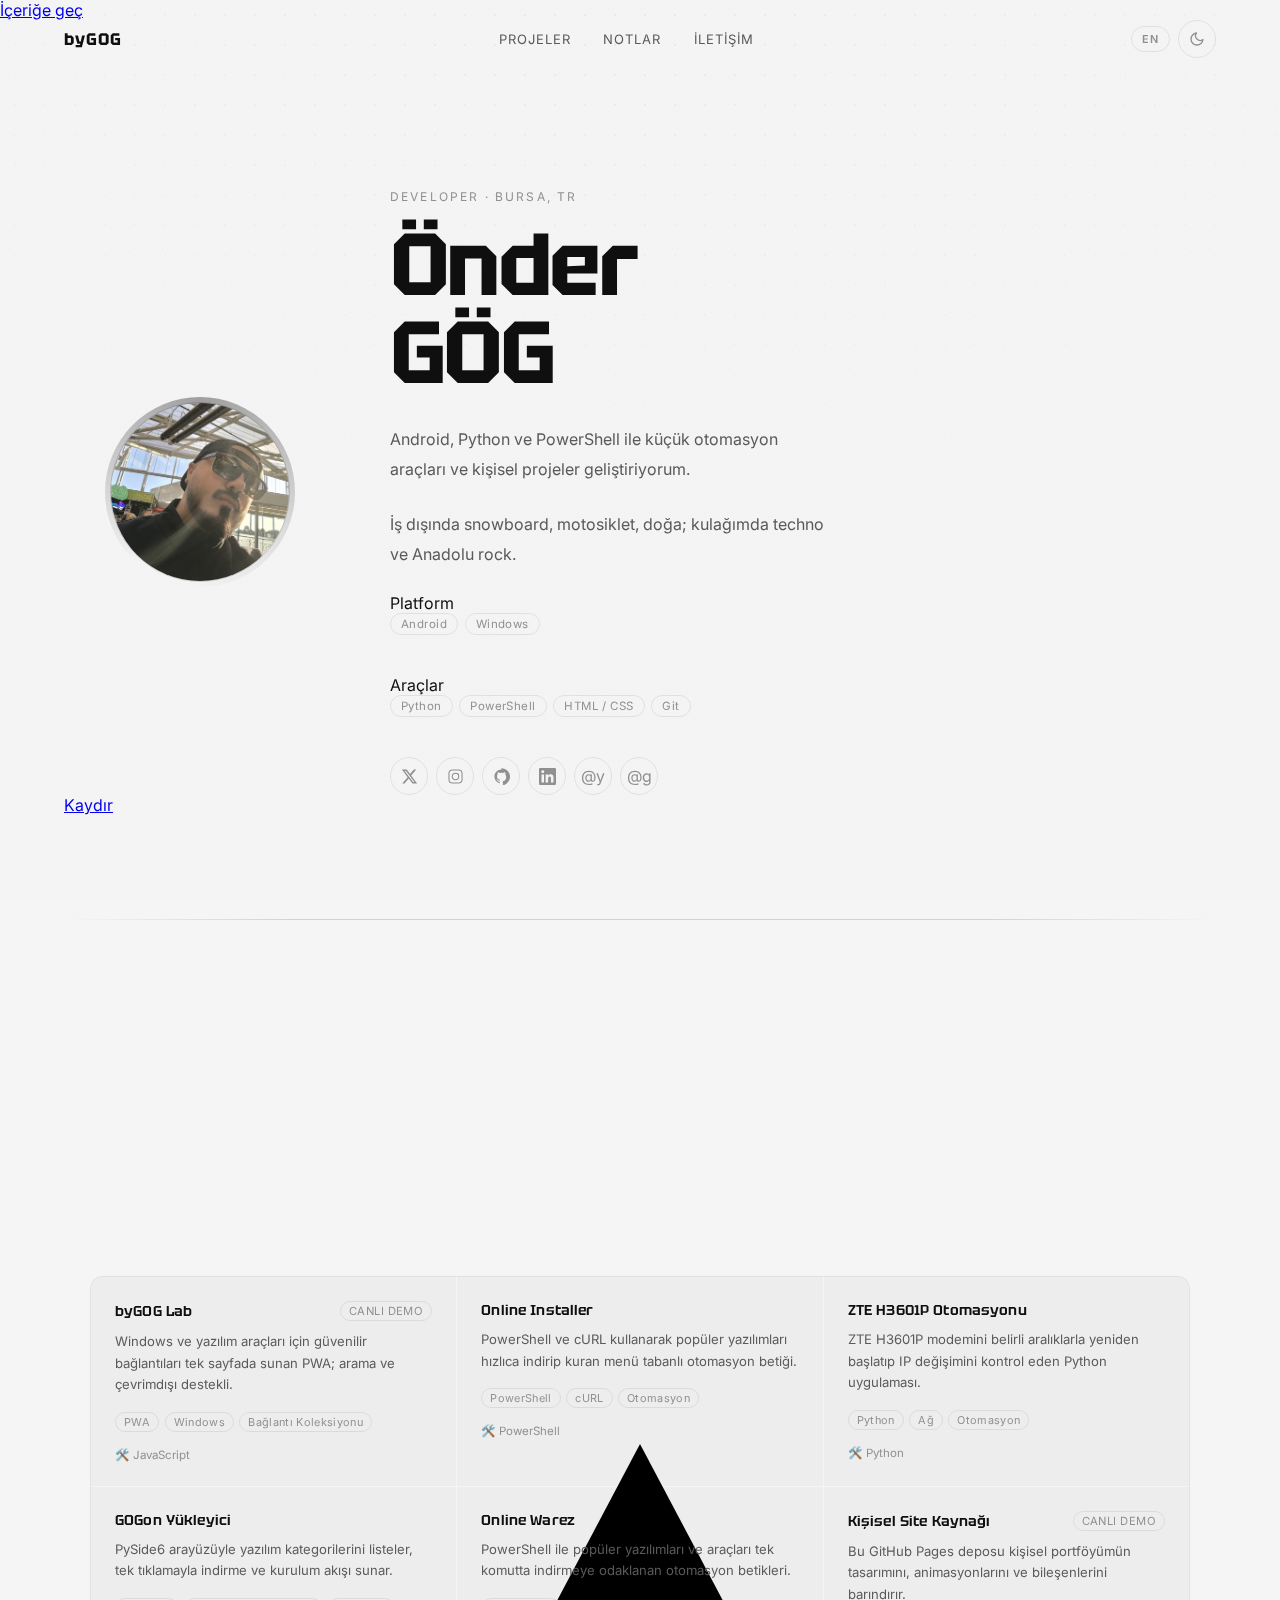
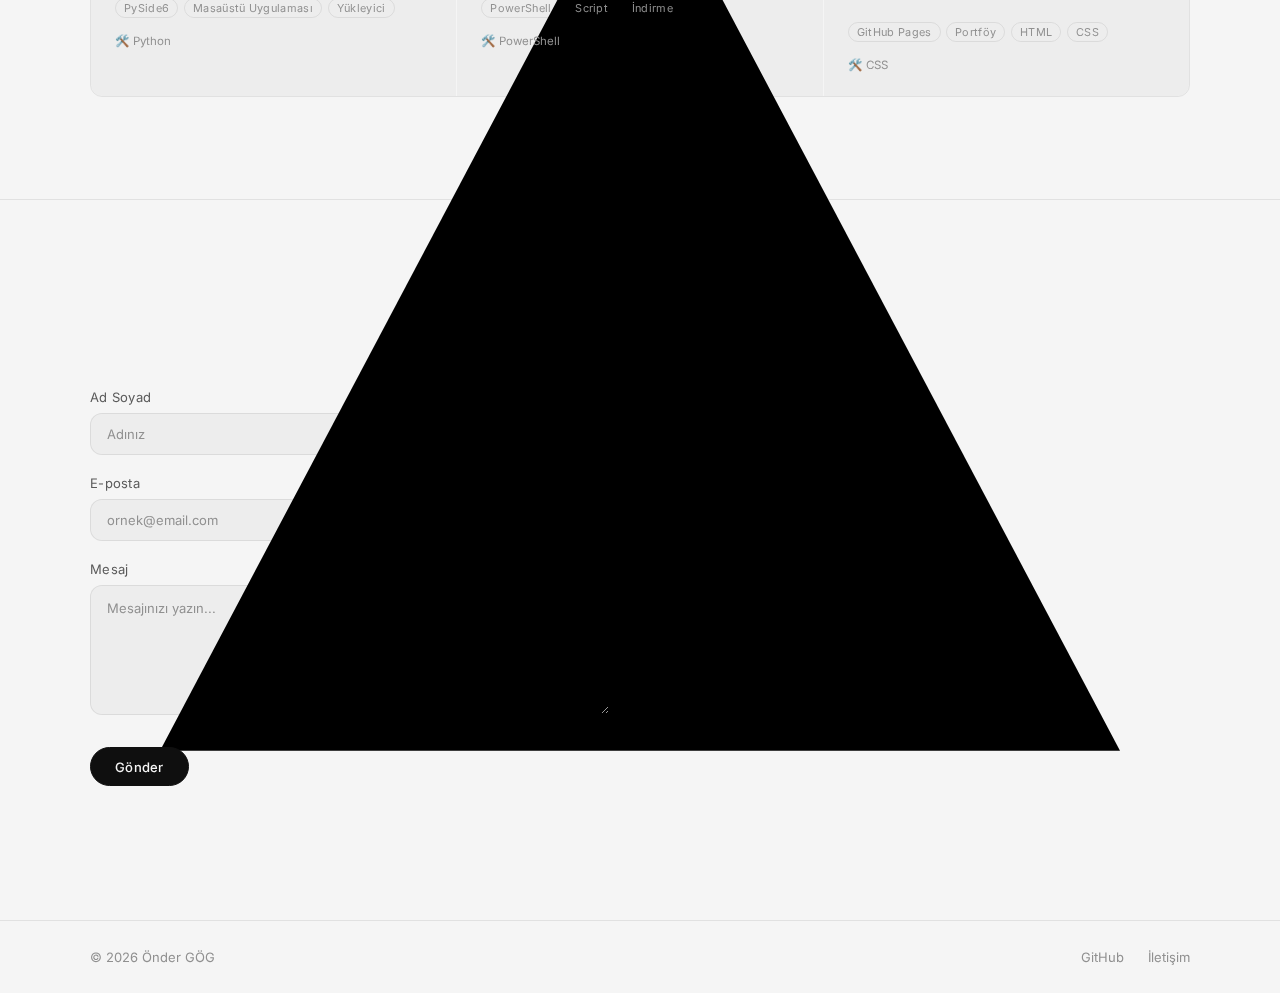
<file: index.html>
<!DOCTYPE html>
<html lang="tr">

<head>
  <meta charset="UTF-8" />
  <!-- Erken tema uygulaması — FOUC'u önler; js sınıfı hamburger menüyü etkinleştirir -->
  <script>(function(){var s=localStorage.getItem('theme');if(!s){s=(window.matchMedia&&window.matchMedia('(prefers-color-scheme: light)').matches)?'light':'dark';}document.documentElement.setAttribute('data-theme',s);document.documentElement.classList.add('js');var m=document.querySelector('meta[name="theme-color"]');if(m)m.content=s==='light'?'#f5f5f5':'#0a0a0a';})();</script>
  <meta name="viewport" content="width=device-width, initial-scale=1.0" />
  <meta name="theme-color" content="#0a0a0a" />
  <title>Önder GÖG | Kişisel Web Sitesi</title>
  <meta name="description" content="Önder GÖG — Bursa'da yaşayan, teknoloji ve yazılımla ilgilenen biri. Android, Python, PowerShell ve daha fazlası." />
  <meta name="author" content="Önder GÖG" />

  <!-- Open Graph -->
  <meta property="og:type" content="website" />
  <meta property="og:url" content="https://bygog.github.io/" />
  <meta property="og:title" content="Önder GÖG | Kişisel Web Sitesi" />
  <meta property="og:description" content="Önder GÖG — Bursa'da yaşayan, teknoloji ve yazılımla ilgilenen biri. Android, Python, PowerShell ve daha fazlası." />
  <meta property="og:image" content="https://bygog.github.io/profil-opt.jpg" />
  <meta property="og:locale" content="tr_TR" />

  <!-- Twitter / X -->
  <meta name="twitter:card" content="summary" />
  <meta name="twitter:site" content="@ondergog" />
  <meta name="twitter:title" content="Önder GÖG | Kişisel Web Sitesi" />
  <meta name="twitter:description" content="Önder GÖG — Bursa'da yaşayan, teknoloji ve yazılımla ilgilenen biri." />
  <meta name="twitter:image" content="https://bygog.github.io/profil-opt.jpg" />

  <!-- PWA -->
  <link rel="manifest" href="manifest.json" />
  <link rel="apple-touch-icon" href="icon-180.png" />

  <!-- Favicon -->
  <link rel="icon" type="image/png" sizes="192x192" href="icon-192.png" />
  <link rel="icon" type="image/png" sizes="512x512" href="icon-512.png" />

  <!-- Profil fotoğrafı ön yükleme -->
  <link rel="preload" as="image" href="profil.webp" type="image/webp" />

  <link rel="preconnect" href="https://fonts.googleapis.com" />
  <link rel="preconnect" href="https://fonts.gstatic.com" crossorigin />
  <link href="https://fonts.googleapis.com/css2?family=Inter:wght@400;500;600&family=Tektur:wght@400;600;700&display=swap" rel="stylesheet" />
  <link rel="stylesheet" href="style.css" />
</head>

<body>

  <!-- Skip to content -->
  <a class="skip-link" href="#main" data-tr="İçeriğe geç" data-en="Skip to content">İçeriğe geç</a>

  <!-- Background -->
  <div class="bg" aria-hidden="true">
    <div class="bg__orb bg__orb--1"></div>
    <div class="bg__orb bg__orb--2"></div>
    <div class="bg__shapes">
      <span class="bg__shape bg__shape--ring"></span>
      <span class="bg__shape bg__shape--square"></span>
      <span class="bg__shape bg__shape--dot"></span>
      <span class="bg__shape bg__shape--plus">
        <svg viewBox="0 0 24 24" aria-hidden="true"><line x1="12" y1="4" x2="12" y2="20"/><line x1="4" y1="12" x2="20" y2="12"/></svg>
      </span>
      <span class="bg__shape bg__shape--triangle">
        <svg viewBox="0 0 24 24" aria-hidden="true"><polygon points="12,3 21,20 3,20"/></svg>
      </span>
    </div>
    <div class="bg__noise"></div>
  </div>

  <!-- Navigation -->
  <nav class="site-nav" aria-label="Ana gezinme">
    <a class="site-nav__logo" href="#hero">byGOG</a>
    <div class="site-nav__links">
      <a class="site-nav__link" href="#projeler" data-tr="Projeler" data-en="Projects">Projeler</a>
      <a class="site-nav__link" href="/notlar.html" data-tr="Notlar" data-en="Notes">Notlar</a>
      <a class="site-nav__link" href="#iletisim" data-tr="İletişim" data-en="Contact">İletişim</a>
    </div>
    <div class="site-nav__controls">
      <button class="lang-toggle" type="button" aria-label="Dili değiştir">
        <span class="lang-toggle__text">EN</span>
      </button>
      <button class="theme-toggle" type="button" aria-label="Temayı değiştir">
        <svg class="icon-sun" viewBox="0 0 24 24" aria-hidden="true">
          <circle cx="12" cy="12" r="5"/><line x1="12" y1="1" x2="12" y2="3"/><line x1="12" y1="21" x2="12" y2="23"/><line x1="4.22" y1="4.22" x2="5.64" y2="5.64"/><line x1="18.36" y1="18.36" x2="19.78" y2="19.78"/><line x1="1" y1="12" x2="3" y2="12"/><line x1="21" y1="12" x2="23" y2="12"/><line x1="4.22" y1="19.78" x2="5.64" y2="18.36"/><line x1="18.36" y1="5.64" x2="19.78" y2="4.22"/>
        </svg>
        <svg class="icon-moon" viewBox="0 0 24 24" aria-hidden="true">
          <path d="M21 12.79A9 9 0 1 1 11.21 3 7 7 0 0 0 21 12.79z"/>
        </svg>
      </button>
      <button class="nav-toggle" type="button" aria-label="Menüyü aç" aria-expanded="false">
        <svg class="nav-toggle__icon nav-toggle__icon--open" viewBox="0 0 24 24" aria-hidden="true">
          <line x1="3" y1="6" x2="21" y2="6"/><line x1="3" y1="12" x2="21" y2="12"/><line x1="3" y1="18" x2="21" y2="18"/>
        </svg>
        <svg class="nav-toggle__icon nav-toggle__icon--close" viewBox="0 0 24 24" aria-hidden="true">
          <line x1="18" y1="6" x2="6" y2="18"/><line x1="6" y1="6" x2="18" y2="18"/>
        </svg>
      </button>
    </div>
  </nav>

  <main id="main">

  <!-- Hero -->
  <section class="section-hero" id="hero" aria-label="Giriş">
    <div class="hero__inner">

      <div class="hero__photo-wrap">
        <picture>
          <source srcset="profil.webp" type="image/webp" />
          <img class="hero__photo" src="profil-opt.jpg" alt="Önder GÖG profil fotoğrafı" fetchpriority="high" />
        </picture>
        <div class="hero__photo-ring" aria-hidden="true"></div>
        <div class="hero__photo-glow" aria-hidden="true"></div>
      </div>

      <div class="hero__content">
        <p class="hero__eyebrow" data-tr="Developer · Bursa, TR" data-en="Developer · Bursa, TR">Developer · Bursa, TR</p>
        <h1 class="hero__name">Önder<br><span class="hero__name--accent">GÖG</span></h1>

        <p class="hero__bio"
           data-tr="Android, Python ve PowerShell ile küçük otomasyon araçları ve kişisel projeler geliştiriyorum."
           data-en="I build small automation tools and personal projects with Android, Python and PowerShell.">
          Android, Python ve PowerShell ile küçük otomasyon araçları ve kişisel projeler geliştiriyorum.
        </p>
        <p class="hero__bio hero__bio--secondary"
           data-tr="İş dışında snowboard, motosiklet, doğa; kulağımda techno ve Anadolu rock."
           data-en="Outside of work: snowboarding, motorcycles and nature — with techno and Anatolian rock on repeat.">
          İş dışında snowboard, motosiklet, doğa; kulağımda techno ve Anadolu rock.
        </p>

        <div class="hero__tag-groups" aria-label="Teknolojiler">
          <div class="hero__tag-group">
            <span class="hero__tag-label" data-tr="Platform" data-en="Platforms">Platform</span>
            <ul class="hero__tags">
              <li>Android</li>
              <li>Windows</li>
            </ul>
          </div>
          <div class="hero__tag-group">
            <span class="hero__tag-label" data-tr="Araçlar" data-en="Tools">Araçlar</span>
            <ul class="hero__tags">
              <li>Python</li>
              <li>PowerShell</li>
              <li>HTML / CSS</li>
              <li>Git</li>
            </ul>
          </div>
        </div>

        <div class="hero__socials" role="list" aria-label="Sosyal medya bağlantıları" data-reveal>
          <a class="social-icon" href="https://x.com/ondergog" target="_blank" rel="noopener" aria-label="X (Twitter)">
            <svg viewBox="0 0 24 24" aria-hidden="true">
              <path d="M18.244 2.25h3.308l-7.227 8.26 8.502 11.24H16.17l-5.214-6.817L4.99 21.75H1.68l7.73-8.835L1.254 2.25H8.08l4.713 6.231zm-1.161 17.52h1.833L7.084 4.126H5.117z" />
            </svg>
          </a>
          <a class="social-icon" href="https://www.instagram.com/onder.gog/" target="_blank" rel="noopener" aria-label="Instagram">
            <svg viewBox="0 0 24 24" aria-hidden="true">
              <path d="M7.75 2h8.5A5.75 5.75 0 0 1 22 7.75v8.5A5.75 5.75 0 0 1 16.25 22h-8.5A5.75 5.75 0 0 1 2 16.25v-8.5A5.75 5.75 0 0 1 7.75 2zm0 1.5A4.25 4.25 0 0 0 3.5 7.75v8.5A4.25 4.25 0 0 0 7.75 20.5h8.5A4.25 4.25 0 0 0 20.5 16.25v-8.5A4.25 4.25 0 0 0 16.25 3.5zm4.25 3.25a5.25 5.25 0 1 1 0 10.5a5.25 5.25 0 0 1 0-10.5zm0 1.5a3.75 3.75 0 1 0 0 7.5a3.75 3.75 0 0 0 0-7.5zm5.13.62a1.13 1.13 0 1 1-2.26 0a1.13 1.13 0 0 1 2.26 0z" />
            </svg>
          </a>
          <a class="social-icon" href="https://github.com/byGOG" target="_blank" rel="noopener" aria-label="GitHub">
            <svg viewBox="0 0 24 24" aria-hidden="true">
              <path d="M12 2C6.477 2 2 6.484 2 12.021c0 4.428 2.865 8.184 6.839 9.504.5.092.682-.217.682-.482 0-.237-.009-.868-.014-1.703-2.782.605-3.369-1.342-3.369-1.342-.454-1.154-1.11-1.462-1.11-1.462-.908-.62.069-.608.069-.608 1.004.07 1.532 1.032 1.532 1.032.892 1.53 2.341 1.088 2.91.832.091-.647.35-1.088.636-1.339-2.221-.253-4.555-1.113-4.555-4.951 0-1.093.39-1.987 1.029-2.687-.103-.253-.446-1.272.098-2.65 0 0 .84-.27 2.75 1.025A9.564 9.564 0 0 1 12 6.844c.85.004 1.705.115 2.504.337 1.909-1.295 2.748-1.025 2.748-1.025.653 1.653.242 2.873.118 3.176.77.84 1.235 1.911 1.235 3.221 0 4.609-2.803 5.624-5.475 5.92 1.43.372.823 1.102.823 2.222v3.293c0 .322.218.694.825.576C20.565 22.092 24 17.592 24 12.297c0-6.627-5.373-12-12-12" />
            </svg>
          </a>
          <a class="social-icon" href="https://www.linkedin.com/in/ondergog/" target="_blank" rel="noopener" aria-label="LinkedIn">
            <svg viewBox="0 0 24 24" aria-hidden="true">
              <path d="M20.447 20.452h-3.554v-5.569c0-1.328-.027-3.037-1.852-3.037-1.853 0-2.136 1.445-2.136 2.939v5.667H9.351V9h3.414v1.561h.046c.477-.9 1.637-1.85 3.37-1.85 3.601 0 4.267 2.37 4.267 5.455v6.286zM5.337 7.433c-1.144 0-2.063-.926-2.063-2.065 0-1.138.92-2.063 2.063-2.063 1.14 0 2.064.925 2.064 2.063 0 1.139-.925 2.065-2.064 2.065zm1.782 13.019H3.555V9h3.564v11.452zM22.225 0H1.771C.792 0 0 .774 0 1.729v20.542C0 23.227.792 24 1.771 24h20.451C23.2 24 24 23.227 24 22.271V1.729C24 .774 23.2 0 22.222 0h.003z" />
            </svg>
          </a>
          <a class="social-icon social-icon--text" href="mailto:ondergog@yahoo.com" aria-label="Yahoo E-posta" title="ondergog@yahoo.com">
            <span class="social-icon__label" aria-hidden="true">@y</span>
          </a>
          <a class="social-icon social-icon--text" href="mailto:ond3rkor@gmail.com" aria-label="Gmail E-posta" title="ond3rkor@gmail.com">
            <span class="social-icon__label" aria-hidden="true">@g</span>
          </a>
        </div>
      </div>
    </div>

    <a class="hero__scroll" href="#simdi" aria-label="Aşağı kaydır">
      <span class="hero__scroll-line" aria-hidden="true"></span>
      <span class="hero__scroll-text" data-tr="Kaydır" data-en="Scroll">Kaydır</span>
    </a>
  </section>

  <!-- Now -->
  <section class="section-now" id="simdi" aria-labelledby="now-heading">
    <div class="section__inner">
      <header class="section__header" data-reveal>
        <span class="section__num" aria-hidden="true">01</span>
        <h2 class="section__title" id="now-heading" data-tr="Şu Sıra" data-en="Right Now">Şu Sıra</h2>
        <span class="section__line" aria-hidden="true"></span>
      </header>
      <ul class="now-list" data-reveal>
        <li class="now-item">
          <span class="now-item__dot" aria-hidden="true"></span>
          <p data-tr="Kişisel siteyi iteratif olarak iyileştiriyorum — şu sıra erişilebilirlik ve içerik üzerine."
             data-en="Iterating on this personal site — currently focused on accessibility and content.">
            Kişisel siteyi iteratif olarak iyileştiriyorum — şu sıra erişilebilirlik ve içerik üzerine.
          </p>
        </li>
        <li class="now-item">
          <span class="now-item__dot" aria-hidden="true"></span>
          <p data-tr="Android ve Windows için küçük otomasyon betikleri yazıyorum."
             data-en="Writing small automation scripts for Android and Windows.">
            Android ve Windows için küçük otomasyon betikleri yazıyorum.
          </p>
        </li>
        <li class="now-item">
          <span class="now-item__dot" aria-hidden="true"></span>
          <p data-tr="Snowboard sezonu kapandı, motosiklet sezonu başladı."
             data-en="Snowboard season is over, motorcycle season has begun.">
            Snowboard sezonu kapandı, motosiklet sezonu başladı.
          </p>
        </li>
      </ul>
      <p class="now-updated" data-reveal>
        <span data-tr="Son güncelleme" data-en="Last updated">Son güncelleme</span>:
        <time datetime="2026-04-18">18.04.2026</time>
      </p>
    </div>
  </section>

  <!-- Projects -->
  <section class="section-projects" id="projeler" aria-labelledby="projects-heading">
    <div class="section__inner">
      <header class="section__header" data-reveal>
        <span class="section__num" aria-hidden="true">02</span>
        <h2 class="section__title" id="projects-heading" data-tr="Projeler" data-en="Projects">Projeler</h2>
        <span class="section__line" aria-hidden="true"></span>
        <p class="projects__status" data-github-status aria-live="polite"></p>
      </header>
      <ul class="projects-grid" data-github-projects></ul>
    </div>
  </section>

  <!-- Contact -->
  <section class="section-contact" id="iletisim" aria-labelledby="contact-heading">
    <div class="section__inner">
      <header class="section__header" data-reveal>
        <span class="section__num" aria-hidden="true">03</span>
        <h2 class="section__title" id="contact-heading" data-tr="İletişim" data-en="Contact">İletişim</h2>
        <span class="section__line" aria-hidden="true"></span>
      </header>
      <form class="contact-form" id="contact-form"
        action="https://api.web3forms.com/submit" method="POST">
        <!--
          Web3Forms erişim anahtarı:
          1. https://web3forms.com adresine git
          2. E-posta adresini gir ve ücretsiz anahtarını al
          3. Aşağıdaki YOUR_ACCESS_KEY_HERE değerini kendi anahtarinla değiştir
        -->
        <input type="hidden" name="access_key" value="06be4bdf-18ef-439e-ac4a-8671f5aa686a" />
        <input type="hidden" name="subject" value="bygog.github.io — Yeni Mesaj" />
        <input type="hidden" name="redirect" value="false" />
        <input type="checkbox" name="botcheck" style="display:none" tabindex="-1" autocomplete="off" />

        <div class="form-group">
          <label class="form-label" for="contact-name" data-tr="Ad Soyad" data-en="Full Name">Ad Soyad</label>
          <input class="form-input" id="contact-name" name="name" type="text" required autocomplete="name"
            aria-describedby="contact-form-result"
            placeholder="Adınız" data-tr-placeholder="Adınız" data-en-placeholder="Your name" />
        </div>
        <div class="form-group">
          <label class="form-label" for="contact-email" data-tr="E-posta" data-en="Email">E-posta</label>
          <input class="form-input" id="contact-email" name="email" type="email" required autocomplete="email"
            aria-describedby="contact-form-result"
            placeholder="ornek@email.com" />
        </div>
        <div class="form-group">
          <label class="form-label" for="contact-message" data-tr="Mesaj" data-en="Message">Mesaj</label>
          <textarea class="form-input form-input--textarea" id="contact-message" name="message" rows="5" required
            aria-describedby="contact-form-result"
            placeholder="Mesajınızı yazın..." data-tr-placeholder="Mesajınızı yazın..." data-en-placeholder="Write your message..."></textarea>
        </div>
        <button class="btn btn--primary" type="submit">
          <span class="contact-form__send-text" data-tr="Gönder" data-en="Send">Gönder</span>
        </button>
        <p class="contact-form__result" id="contact-form-result" role="alert" aria-live="polite"></p>
      </form>
    </div>
  </section>

  </main>

  <!-- Footer -->
  <footer class="site-footer">
    <div class="footer__inner">
      <p class="footer__copy">© <span id="footer-year"></span> Önder GÖG</p>
      <nav class="footer__links" aria-label="Footer bağlantıları">
        <a href="https://github.com/byGOG" target="_blank" rel="noopener">GitHub</a>
        <a href="mailto:ondergog@yahoo.com" data-tr="İletişim" data-en="Contact">İletişim</a>
      </nav>
    </div>
  </footer>

  <script src="script.js"></script>
  <script src="app.js" defer></script>

  <script type="application/ld+json">
  {
    "@context": "https://schema.org",
    "@type": "Person",
    "name": "Önder GÖG",
    "url": "https://bygog.github.io",
    "image": "https://bygog.github.io/profil-opt.jpg",
    "sameAs": [
      "https://x.com/ondergog",
      "https://www.instagram.com/onder.gog/",
      "https://github.com/byGOG",
      "https://www.linkedin.com/in/ondergog/"
    ],
    "email": "ondergog@yahoo.com",
    "address": {
      "@type": "PostalAddress",
      "addressLocality": "Bursa",
      "addressCountry": "TR"
    },
    "knowsAbout": ["Android", "Windows", "Python", "PowerShell", "HTML", "CSS", "Git"]
  }
  </script>

</body>

</html>
</file>
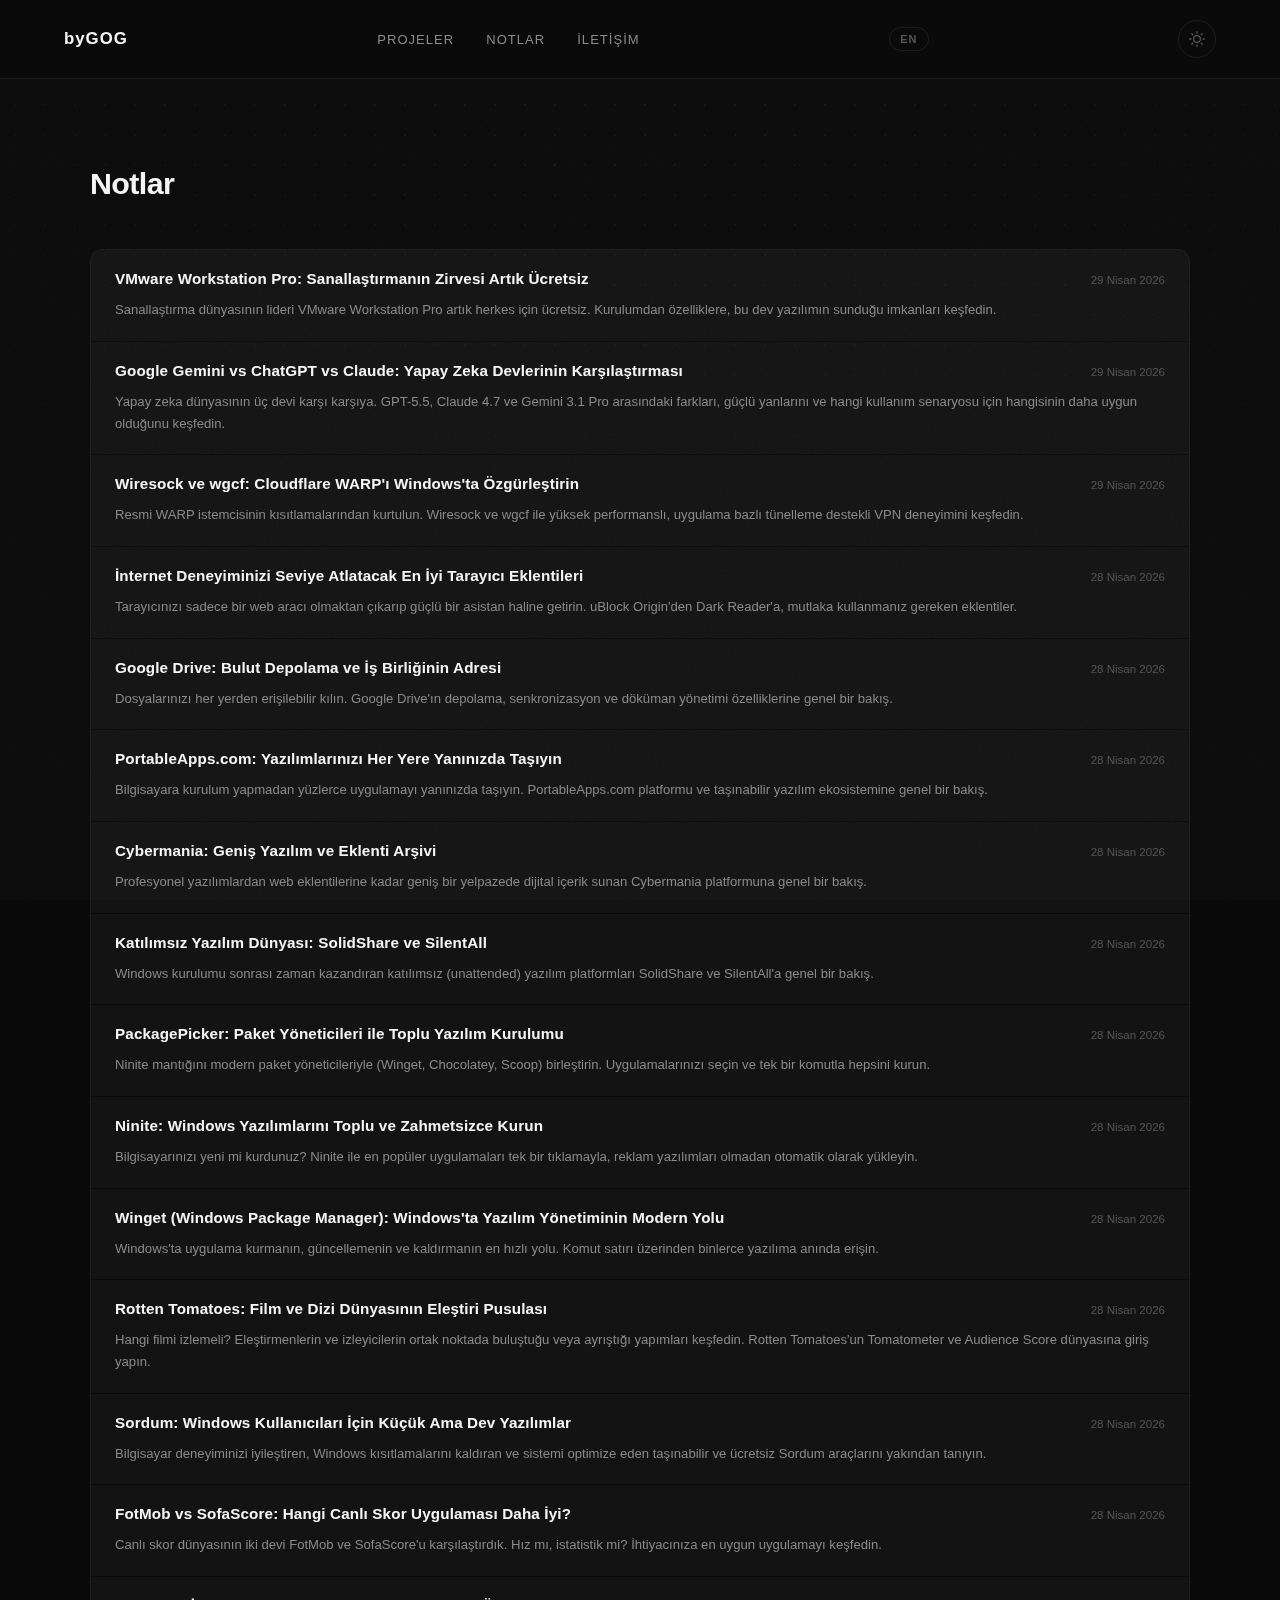
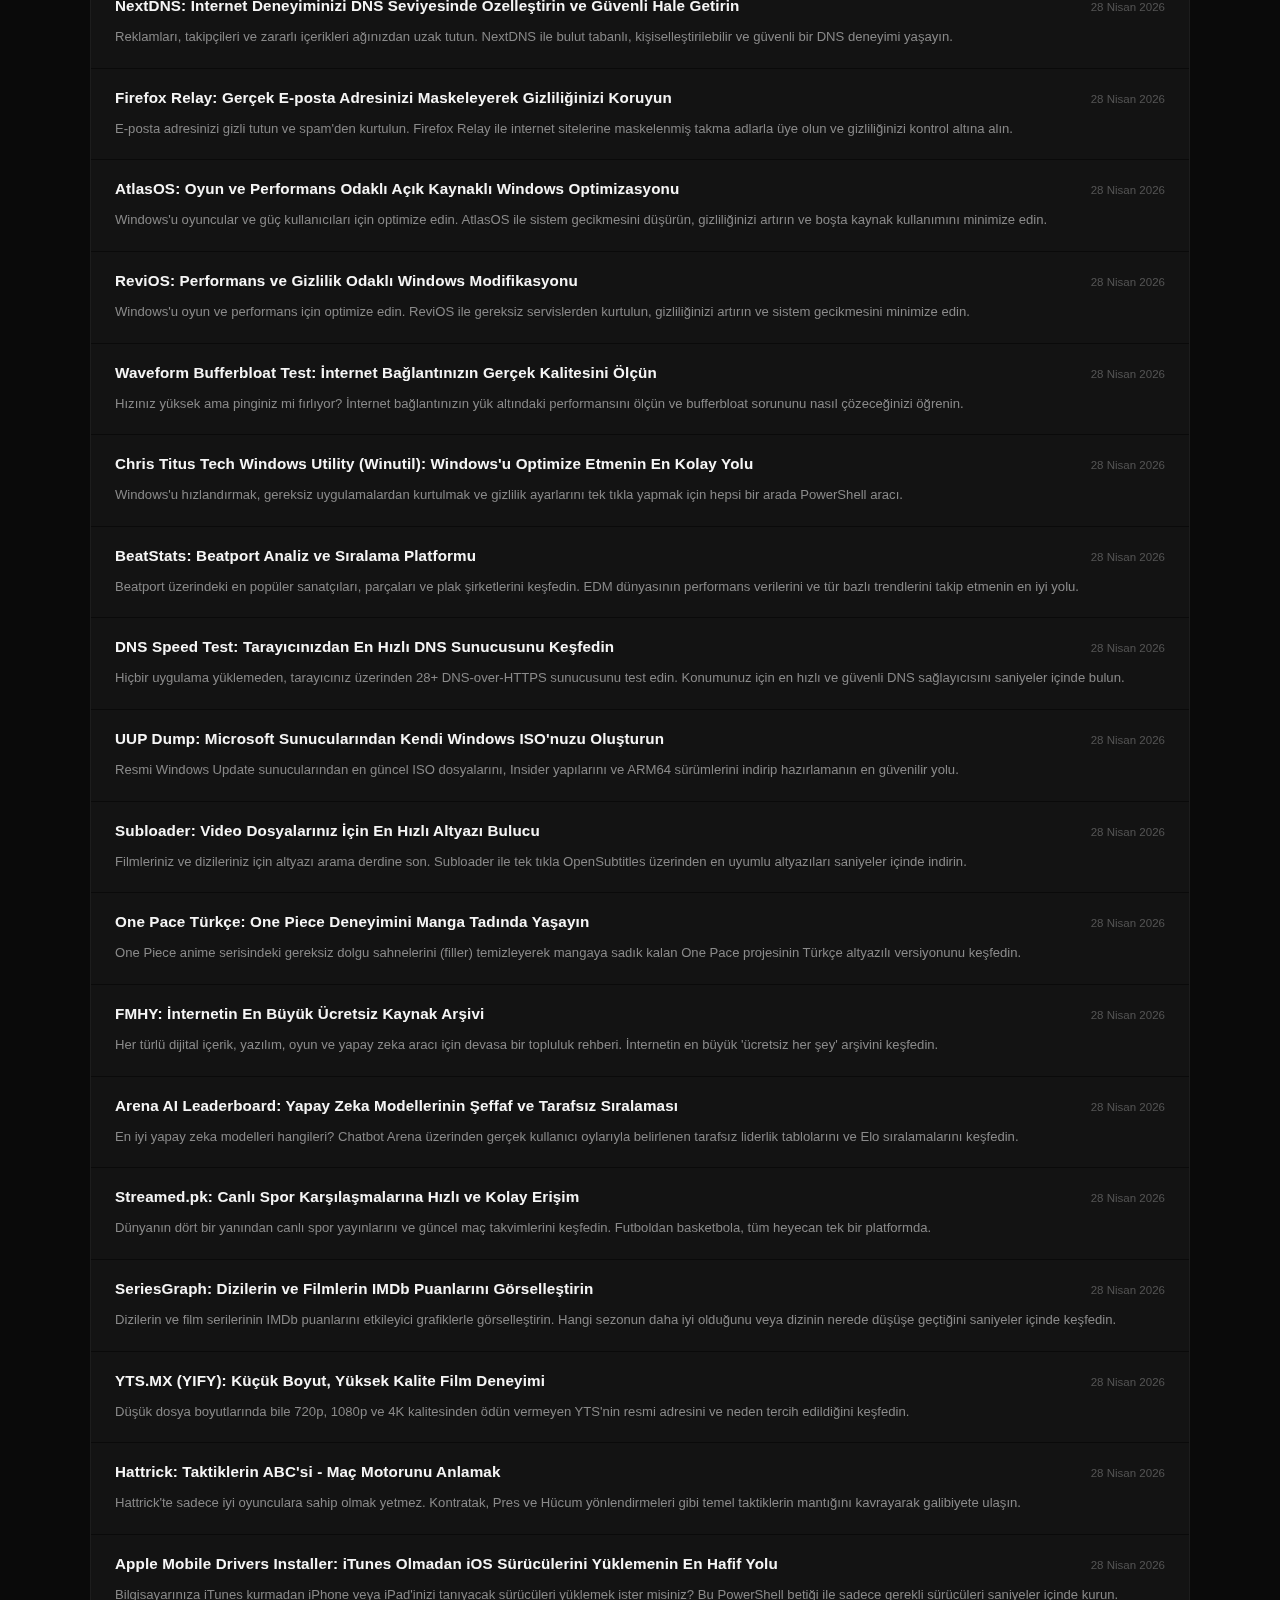
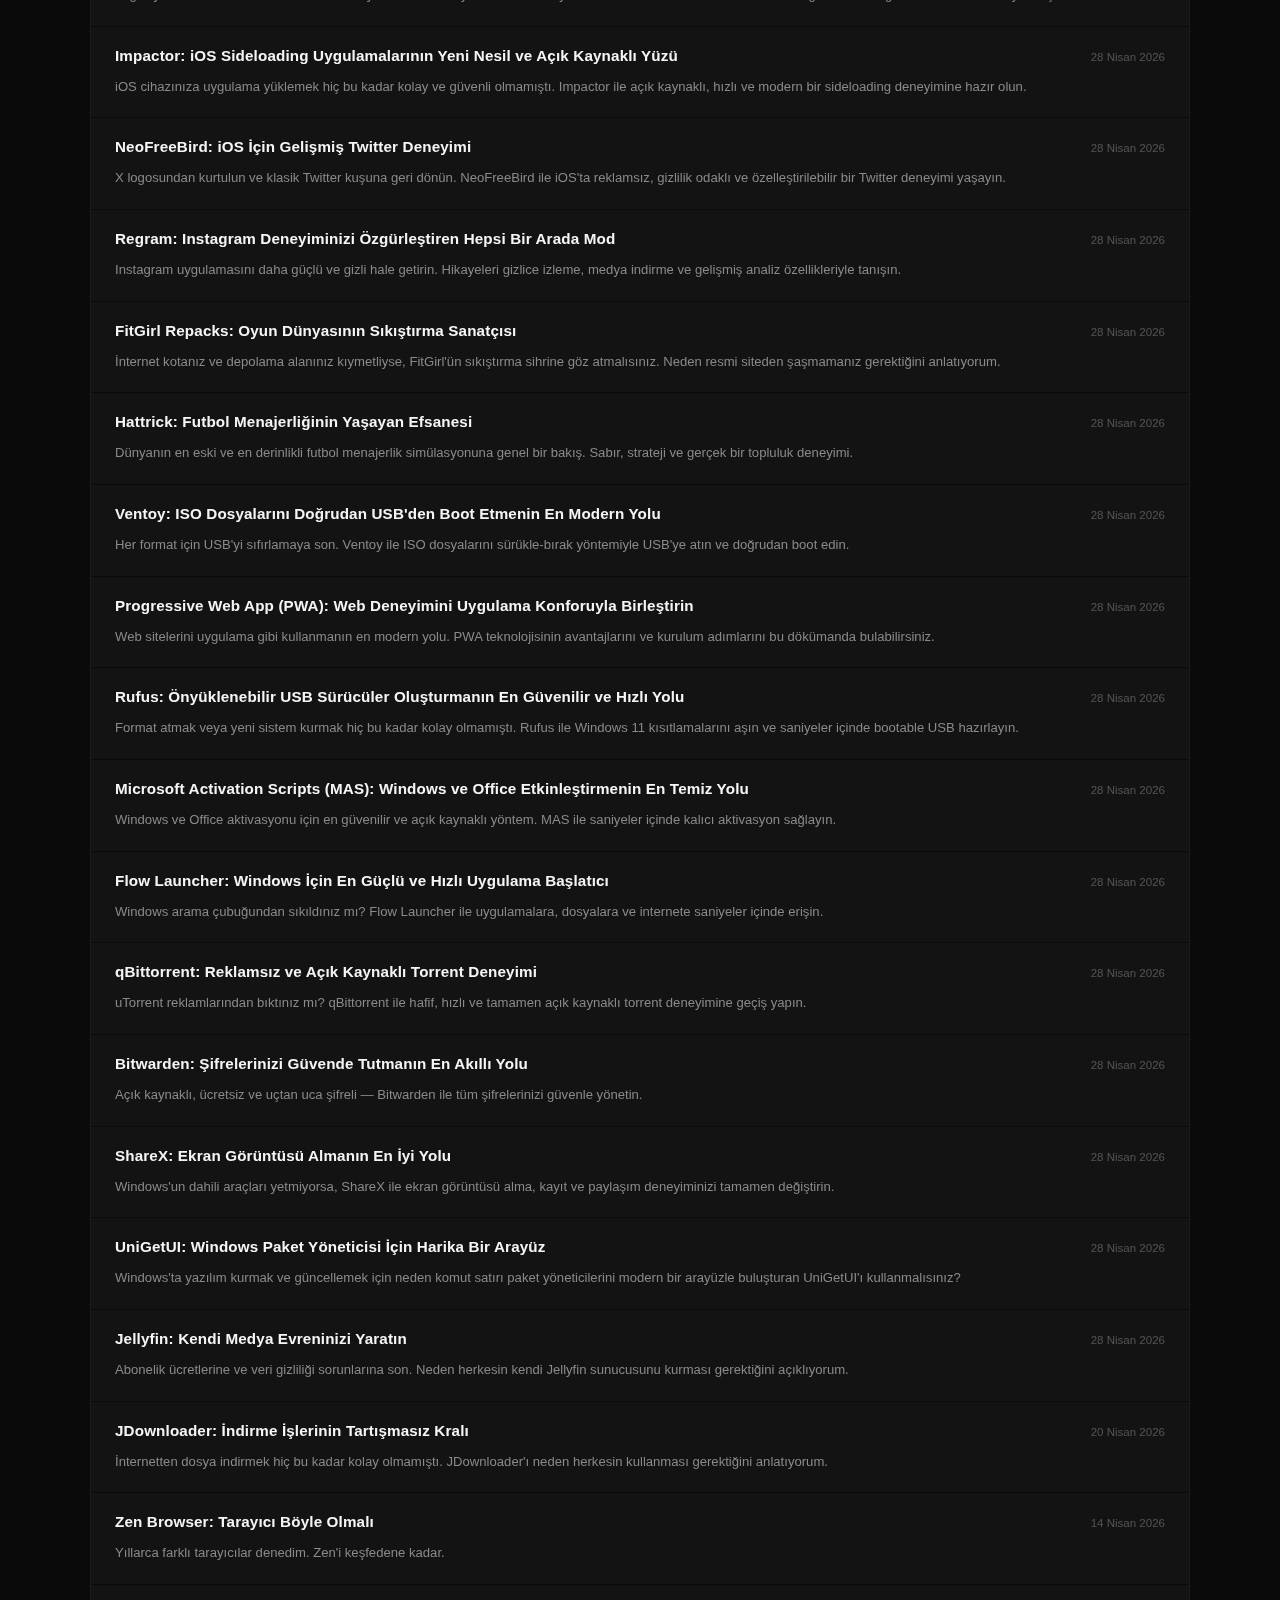
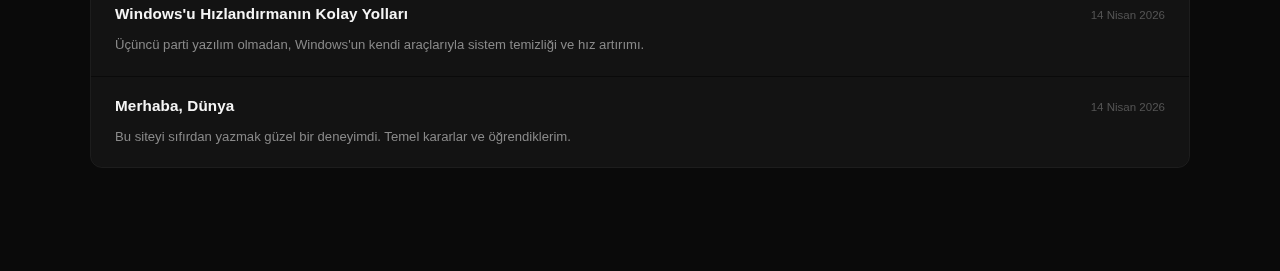
<file: notlar.html>
<!DOCTYPE html>
<html lang="tr">

<head>
  <meta charset="UTF-8" />
  <script>(function(){var s=localStorage.getItem('theme');document.documentElement.setAttribute('data-theme',s||'dark')})();</script>
  <meta name="viewport" content="width=device-width, initial-scale=1.0" />
  <meta name="theme-color" content="#0a0a0a" />
  <title>Notlar | byGOG</title>
  <meta name="description" content="Önder GÖG'ün notları ve yazıları." />
  <link rel="manifest" href="manifest.json" />
  <link rel="apple-touch-icon" href="icon-180.png" />
  <link rel="preconnect" href="https://fonts.googleapis.com" />
  <link rel="preconnect" href="https://fonts.gstatic.com" crossorigin />
  <link href="https://fonts.googleapis.com/css2?family=Inter:wght@400;500;600&family=Tektur:wght@400;600;700&display=swap" rel="stylesheet" />
  <link rel="stylesheet" href="style.css" />
</head>

<body>

  <div class="bg" aria-hidden="true">
    <div class="bg__orb bg__orb--1"></div>
    <div class="bg__orb bg__orb--2"></div>
    <div class="bg__noise"></div>
  </div>

  <nav class="site-nav site-nav--scrolled" aria-label="Ana gezinme">
    <a class="site-nav__logo" href="/">byGOG</a>
    <div class="site-nav__links">
      <a class="site-nav__link" href="/#projeler" data-tr="Projeler" data-en="Projects">Projeler</a>
      <a class="site-nav__link" href="/notlar.html" data-tr="Notlar" data-en="Notes">Notlar</a>
      <a class="site-nav__link" href="/#iletisim" data-tr="İletişim" data-en="Contact">İletişim</a>
    </div>
    <button class="lang-toggle" type="button" aria-label="Dili değiştir">
      <span class="lang-toggle__text">EN</span>
    </button>
    <button class="theme-toggle" type="button" aria-label="Temayı değiştir">
      <svg class="icon-sun" viewBox="0 0 24 24" aria-hidden="true">
        <circle cx="12" cy="12" r="5"/><line x1="12" y1="1" x2="12" y2="3"/><line x1="12" y1="21" x2="12" y2="23"/><line x1="4.22" y1="4.22" x2="5.64" y2="5.64"/><line x1="18.36" y1="18.36" x2="19.78" y2="19.78"/><line x1="1" y1="12" x2="3" y2="12"/><line x1="21" y1="12" x2="23" y2="12"/><line x1="4.22" y1="19.78" x2="5.64" y2="18.36"/><line x1="18.36" y1="5.64" x2="19.78" y2="4.22"/>
      </svg>
      <svg class="icon-moon" viewBox="0 0 24 24" aria-hidden="true">
        <path d="M21 12.79A9 9 0 1 1 11.21 3 7 7 0 0 0 21 12.79z"/>
      </svg>
    </button>
  </nav>

  <main class="section-notes">
    <div class="section__inner">
      <header class="section__header">
        <h1 class="section__title" data-tr="Notlar" data-en="Notes">Notlar</h1>
      </header>

      <ul class="notes-list" id="notes-list" aria-live="polite"></ul>

      <article class="note-reader" id="note-reader" hidden>
        <a class="note-reader__back" href="/notlar.html"
           data-tr="← Tüm notlar" data-en="← All notes">← Tüm notlar</a>
        <div class="prose" id="note-content"></div>
      </article>
    </div>
  </main>

  <script src="https://cdn.jsdelivr.net/npm/marked@9.1.6/marked.min.js"></script>
  <script src="script.js"></script>
  <script>
    (function () {
      // Theme toggle
      var toggleBtn = document.querySelector('.theme-toggle');
      if (toggleBtn) {
        toggleBtn.addEventListener('click', function () {
          var current = document.documentElement.getAttribute('data-theme');
          var next = current === 'light' ? 'dark' : 'light';
          document.documentElement.setAttribute('data-theme', next);
          localStorage.setItem('theme', next);
          var metaTheme = document.querySelector('meta[name="theme-color"]');
          if (metaTheme) metaTheme.content = next === 'light' ? '#f5f5f5' : '#0a0a0a';
        });
      }

      // Service Worker
      if ('serviceWorker' in navigator) {
        navigator.serviceWorker.register('/sw.js').catch(function () {});
      }

      // Notes loader
      var param = new URLSearchParams(location.search).get('p');
      var lang = localStorage.getItem('lang') || 'tr';

      if (param) {
        document.getElementById('notes-list').hidden = true;
        var reader = document.getElementById('note-reader');
        reader.hidden = false;

        fetch('posts/' + encodeURIComponent(param) + '.md')
          .then(function (r) { return r.ok ? r.text() : null; })
          .then(function (md) {
            var content = document.getElementById('note-content');
            if (!md) {
              content.textContent = lang === 'en' ? 'Post not found.' : 'Yazı bulunamadı.';
              return;
            }
            content.innerHTML = marked.parse(md);
            var h1 = content.querySelector('h1');
            if (h1) document.title = h1.textContent + ' | byGOG';
          })
          .catch(function () {
            document.getElementById('note-content').textContent =
              lang === 'en' ? 'Loading error.' : 'Yüklenirken hata oluştu.';
          });
      } else {
        fetch('posts/index.json')
          .then(function (r) { return r.json(); })
          .then(function (posts) {
            var list = document.getElementById('notes-list');
            if (!posts.length) {
              var empty = document.createElement('li');
              empty.className = 'note-item note-item--empty';
              empty.textContent = lang === 'en' ? 'No posts yet.' : 'Henüz yazı yok.';
              list.appendChild(empty);
              return;
            }
            posts.forEach(function (post) {
              var li = document.createElement('li');
              li.className = 'note-item';

              var a = document.createElement('a');
              a.className = 'note-item__link';
              a.href = '/notlar.html?p=' + encodeURIComponent(post.slug);

              var titleEl = document.createElement('span');
              titleEl.className = 'note-item__title';
              titleEl.textContent = post.title;

              var dateEl = document.createElement('time');
              dateEl.className = 'note-item__date';
              dateEl.dateTime = post.date;
              dateEl.textContent = new Date(post.date + 'T12:00:00').toLocaleDateString(
                lang === 'en' ? 'en-GB' : 'tr-TR',
                { year: 'numeric', month: 'long', day: 'numeric' }
              );

              a.appendChild(titleEl);
              a.appendChild(dateEl);
              li.appendChild(a);

              if (post.excerpt) {
                var excerpt = document.createElement('p');
                excerpt.className = 'note-item__excerpt';
                excerpt.textContent = post.excerpt;
                li.appendChild(excerpt);
              }

              list.appendChild(li);
            });
          })
          .catch(function () {
            var list = document.getElementById('notes-list');
            var empty = document.createElement('li');
            empty.className = 'note-item note-item--empty';
            empty.textContent = lang === 'en' ? 'Could not load posts.' : 'Yazılar yüklenemedi.';
            list.appendChild(empty);
          });
      }
    })();
  </script>

</body>

</html>
</file>
<file: style.css>
:root {
  --bg:             #0a0a0a;
  --surface:        rgba(255, 255, 255, 0.04);
  --surface-raised: rgba(255, 255, 255, 0.07);
  --border:         rgba(255, 255, 255, 0.08);
  --border-mid:     rgba(255, 255, 255, 0.12);
  --border-bright:  rgba(255, 255, 255, 0.28);

  --text-1: #f5f5f5;
  --text-2: #8a8a8a;
  --text-3: #555555;

  --font-sm:     0.8125rem;
  --font-base:   clamp(0.9rem, 1.5vw, 1rem);
  --font-xl:     clamp(2rem, 5vw, 3.5rem);
  --font-hero:   clamp(3rem, 7.5vw, 5.5rem);
  --pad-section: clamp(4rem, 8vw, 7rem);
  --max-w:       1100px;
  --radius-pill: 999px;
  --radius-card: 12px;

  --dur-fast: 120ms;
  --dur-mid:  260ms;
  --dur-slow: 560ms;
  --ease:     cubic-bezier(0.22, 1, 0.36, 1);
}

/* ── Light Theme ─────────────────────────────────────── */

[data-theme="light"] {
  --bg:             #f5f5f5;
  --surface:        rgba(0, 0, 0, 0.03);
  --surface-raised: rgba(0, 0, 0, 0.06);
  --border:         rgba(0, 0, 0, 0.08);
  --border-mid:     rgba(0, 0, 0, 0.14);
  --border-bright:  rgba(0, 0, 0, 0.36);

  --text-1: #0f0f0f;
  --text-2: #5a5a5a;
  --text-3: #909090;
}

[data-theme="light"] .bg__orb--1 {
  background-image: radial-gradient(circle, rgba(0, 0, 0, 0.045) 1px, transparent 1px);
}

[data-theme="light"] .hero__photo-ring {
  background: conic-gradient(
    from 0deg,
    rgba(0, 0, 0, 0.35) 0%,
    rgba(0, 0, 0, 0.05) 38%,
    transparent 52%,
    transparent 62%,
    rgba(0, 0, 0, 0.35) 100%
  );
}

[data-theme="light"] .site-nav--scrolled {
  background: rgba(245, 245, 245, 0.90);
}

/* ── Language Toggle ─────────────────────────────────── */

.lang-toggle {
  font-family: 'Inter', sans-serif;
  font-size: 0.68rem;
  font-weight: 600;
  letter-spacing: 0.1em;
  color: var(--text-3);
  background: transparent;
  border: 1px solid var(--border);
  border-radius: var(--radius-pill);
  padding: 5px 10px;
  cursor: pointer;
  transition: all var(--dur-mid) var(--ease);
  white-space: nowrap;
}

.lang-toggle:hover,
.lang-toggle:focus-visible {
  border-color: var(--border-bright);
  color: var(--text-1);
}

/* ── Theme Toggle ────────────────────────────────────── */

.theme-toggle {
  width: 38px;
  height: 38px;
  display: flex;
  align-items: center;
  justify-content: center;
  border-radius: 50%;
  background: transparent;
  border: 1px solid var(--border);
  color: var(--text-3);
  cursor: pointer;
  transition: all var(--dur-mid) var(--ease);
  flex-shrink: 0;
}

.theme-toggle:hover,
.theme-toggle:focus-visible {
  border-color: var(--border-bright);
  color: var(--text-1);
}

.theme-toggle svg {
  width: 16px;
  height: 16px;
  fill: none;
  stroke: currentColor;
  stroke-width: 2;
  stroke-linecap: round;
  stroke-linejoin: round;
}

/* Koyu modda güneş ikonu görünür, ay ikonu gizli */
.icon-moon { display: none; }
.icon-sun  { display: block; }

/* Açık modda ay ikonu görünür, güneş ikonu gizli */
[data-theme="light"] .icon-moon { display: block; }
[data-theme="light"] .icon-sun  { display: none; }

*, *::before, *::after { box-sizing: border-box; margin: 0; padding: 0; }

html { scroll-behavior: smooth; }

html, body {
  min-height: 100vh;
  font-family: 'Inter', -apple-system, BlinkMacSystemFont, sans-serif;
  -webkit-font-smoothing: antialiased;
  -moz-osx-font-smoothing: grayscale;
}

body {
  background: var(--bg);
  color: var(--text-1);
  overflow-x: hidden;
}

/* ── Background ─────────────────────────────────────── */

.bg {
  position: fixed;
  inset: 0;
  z-index: -1;
  pointer-events: none;
}

/* nokta grid dokusu */
.bg__orb--1 {
  position: absolute;
  inset: 0;
  background-image: radial-gradient(circle, rgba(255, 255, 255, 0.055) 1px, transparent 1px);
  background-size: 30px 30px;
  mask-image: radial-gradient(ellipse 80% 60% at 50% 0%, black 0%, transparent 100%);
  -webkit-mask-image: radial-gradient(ellipse 80% 60% at 50% 0%, black 0%, transparent 100%);
}

.bg__orb--2 { display: none; }

/* ince film grain */
.bg__noise {
  position: absolute;
  inset: 0;
  opacity: 1;
  background-image: url("data:image/svg+xml,%3Csvg xmlns='http://www.w3.org/2000/svg' width='300' height='300'%3E%3Cfilter id='n'%3E%3CfeTurbulence type='fractalNoise' baseFrequency='0.75' numOctaves='4' stitchTiles='stitch'/%3E%3CfeColorMatrix type='saturate' values='0'/%3E%3C/filter%3E%3Crect width='300' height='300' filter='url(%23n)' opacity='0.04'/%3E%3C/svg%3E");
  background-repeat: repeat;
  background-size: 300px 300px;
}

/* ── Navigation ─────────────────────────────────────── */

.site-nav {
  position: fixed;
  top: 0; left: 0; right: 0;
  z-index: 100;
  display: flex;
  align-items: center;
  justify-content: space-between;
  padding: 1.25rem clamp(1.5rem, 5vw, 4rem);
  border-bottom: 1px solid transparent;
  transition:
    background var(--dur-mid) var(--ease),
    border-color var(--dur-mid);
}

.site-nav--scrolled {
  background: rgba(10, 10, 10, 0.90);
  backdrop-filter: blur(28px) saturate(1.1);
  -webkit-backdrop-filter: blur(28px) saturate(1.1);
  border-bottom-color: var(--border);
}

.site-nav__logo {
  font-family: 'Tektur', sans-serif;
  font-weight: 700;
  font-size: 1.05rem;
  color: var(--text-1);
  text-decoration: none;
  letter-spacing: 0.06em;
}

.site-nav__links {
  list-style: none;
  display: flex;
  gap: 2rem;
}

.site-nav__link {
  color: var(--text-2);
  text-decoration: none;
  font-size: var(--font-sm);
  letter-spacing: 0.08em;
  text-transform: uppercase;
  transition: color var(--dur-fast);
}

.site-nav__link:hover,
.site-nav__link:focus-visible {
  color: var(--text-1);
}

.site-nav__controls {
  display: flex;
  align-items: center;
  gap: 0.5rem;
}

/* ── Hamburger Toggle ────────────────────────────────── */

.nav-toggle {
  display: none;
  width: 38px;
  height: 38px;
  align-items: center;
  justify-content: center;
  border-radius: 50%;
  background: transparent;
  border: 1px solid var(--border);
  color: var(--text-3);
  cursor: pointer;
  transition: all var(--dur-mid) var(--ease);
  flex-shrink: 0;
  position: relative;
}

.nav-toggle:hover,
.nav-toggle:focus-visible {
  border-color: var(--border-bright);
  color: var(--text-1);
}

.nav-toggle svg {
  width: 16px;
  height: 16px;
  fill: none;
  stroke: currentColor;
  stroke-width: 2;
  stroke-linecap: round;
  stroke-linejoin: round;
  position: absolute;
  transition: opacity var(--dur-fast), transform var(--dur-fast);
}

.nav-toggle__icon--close {
  opacity: 0;
  transform: rotate(-45deg);
}

.site-nav--open .nav-toggle__icon--close {
  opacity: 1;
  transform: rotate(0deg);
}

.site-nav--open .nav-toggle__icon--open {
  opacity: 0;
  transform: rotate(45deg);
}

/* ── Hero ────────────────────────────────────────────── */

.section-hero {
  min-height: 100svh;
  display: flex;
  flex-direction: column;
  justify-content: center;
  padding: calc(var(--pad-section) + 4rem) clamp(1.5rem, 5vw, 4rem) var(--pad-section);
  position: relative;
}

.section-hero::after {
  content: '';
  position: absolute;
  bottom: 0;
  left: clamp(1.5rem, 5vw, 4rem);
  right: clamp(1.5rem, 5vw, 4rem);
  height: 1px;
  background: linear-gradient(90deg,
    transparent,
    var(--border-mid) 20%,
    var(--border-mid) 80%,
    transparent
  );
}

.hero__inner {
  max-width: var(--max-w);
  margin: 0 auto;
  width: 100%;
  display: grid;
  grid-template-columns: 220px 1fr;
  gap: 5rem;
  align-items: center;
}

/* ── Photo ───────────────────────────────────────────── */

.hero__photo-wrap {
  position: relative;
  width: 180px;
  height: 180px;
  margin: 0 auto;
  flex-shrink: 0;
}

.hero__photo {
  width: 100%;
  height: 100%;
  border-radius: 50%;
  object-fit: cover;
  object-position: center center;
  border: 1px solid var(--border-mid);
  position: relative;
  z-index: 1;
  display: block;
  transform: translateZ(0);
  image-rendering: auto;
}

.hero__photo-ring {
  position: absolute;
  inset: -5px;
  border-radius: 50%;
  background: conic-gradient(
    from 0deg,
    rgba(255, 255, 255, 0.7) 0%,
    rgba(255, 255, 255, 0.08) 38%,
    transparent 52%,
    transparent 62%,
    rgba(255, 255, 255, 0.7) 100%
  );
  animation: ring-spin 9s linear infinite;
  z-index: 0;
}

.hero__photo-glow {
  position: absolute;
  inset: -16px;
  border-radius: 50%;
  background: radial-gradient(circle,
    rgba(255, 255, 255, 0.05) 0%,
    transparent 65%
  );
  z-index: -1;
}

@keyframes ring-spin {
  to { transform: rotate(360deg); }
}

/* ── Hero Text ───────────────────────────────────────── */

.hero__eyebrow {
  font-size: 0.75rem;
  color: var(--text-3);
  letter-spacing: 0.18em;
  text-transform: uppercase;
  margin-bottom: 1rem;
  font-family: 'Inter', sans-serif;
}

.hero__name {
  font-family: 'Tektur', sans-serif;
  font-size: var(--font-hero);
  font-weight: 700;
  line-height: 1.0;
  color: var(--text-1);
  margin-bottom: 1.75rem;
  letter-spacing: -0.04em;
}

.hero__name--accent {
  color: var(--text-1);
}

.hero__bio {
  font-size: var(--font-base);
  line-height: 1.9;
  color: var(--text-2);
  max-width: 44ch;
  margin-bottom: 1.5rem;
  font-weight: 400;
}

/* ── Tags ────────────────────────────────────────────── */

.hero__tags {
  display: flex;
  flex-wrap: wrap;
  gap: 0.4rem;
  list-style: none;
  margin-bottom: 2.5rem;
}

.hero__tags li {
  font-size: 0.72rem;
  letter-spacing: 0.04em;
  color: var(--text-3);
  border: 1px solid var(--border);
  border-radius: var(--radius-pill);
  padding: 3px 10px;
  transition: border-color var(--dur-fast), color var(--dur-fast);
}

.hero__tags li:hover {
  border-color: var(--border-mid);
  color: var(--text-2);
}

.hero__cta-row {
  display: flex;
  gap: 0.75rem;
  flex-wrap: wrap;
  margin-bottom: 2.75rem;
}

/* ── Buttons ─────────────────────────────────────────── */

.btn {
  display: inline-flex;
  align-items: center;
  gap: 0.5rem;
  padding: 0.65rem 1.5rem;
  border-radius: var(--radius-pill);
  font-family: 'Inter', sans-serif;
  font-size: 0.8125rem;
  font-weight: 500;
  letter-spacing: 0.02em;
  text-decoration: none;
  cursor: pointer;
  border: 1px solid transparent;
  transition: all var(--dur-mid) var(--ease);
}

.btn--primary {
  background: var(--text-1);
  color: var(--bg);
  border-color: var(--text-1);
}

.btn--primary:hover,
.btn--primary:focus-visible {
  background: transparent;
  color: var(--text-1);
  transform: translateY(-1px);
}

.btn--ghost {
  background: transparent;
  color: var(--text-2);
  border-color: var(--border-mid);
}

.btn--ghost:hover,
.btn--ghost:focus-visible {
  border-color: var(--border-bright);
  color: var(--text-1);
}

/* ── Social Icons ────────────────────────────────────── */

.hero__socials {
  display: flex;
  gap: 0.5rem;
  align-items: center;
}

.social-icon {
  width: 38px;
  height: 38px;
  display: flex;
  align-items: center;
  justify-content: center;
  border-radius: 50%;
  background: transparent;
  border: 1px solid var(--border);
  color: var(--text-3);
  text-decoration: none;
  transition: all var(--dur-mid) var(--ease);
}

.social-icon:hover {
  border-color: var(--border-bright);
  color: var(--text-1);
  transform: translateY(-2px);
}

.social-icon svg {
  width: 17px;
  height: 17px;
  fill: currentColor;
}

/* ── Section Layout ──────────────────────────────────── */

.section-projects {
  padding: var(--pad-section) clamp(1.5rem, 5vw, 4rem);
}

.section__inner {
  max-width: var(--max-w);
  margin: 0 auto;
  width: 100%;
}

.section__header {
  display: flex;
  align-items: baseline;
  gap: 1.25rem;
  margin-bottom: 3rem;
  flex-wrap: wrap;
}

.section__title {
  font-family: 'Tektur', sans-serif;
  font-size: clamp(1.3rem, 3vw, 1.9rem);
  font-weight: 700;
  color: var(--text-1);
  letter-spacing: -0.02em;
}

.projects__status {
  font-size: var(--font-sm);
  color: var(--text-3);
}

/* ── Projects Grid ───────────────────────────────────── */

.projects-grid {
  list-style: none;
  display: grid;
  grid-template-columns: repeat(auto-fill, minmax(300px, 1fr));
  gap: 1px;
  border: 1px solid var(--border);
  border-radius: var(--radius-card);
  overflow: hidden;
}

.github-item {
  background: var(--surface);
  padding: 1.5rem;
  transition: background var(--dur-mid) var(--ease);
  position: relative;
}

.github-item:hover {
  background: var(--surface-raised);
}

.github-item__title-row {
  display: flex;
  align-items: center;
  justify-content: space-between;
  gap: 0.5rem;
  margin-bottom: 0.6rem;
}

.github-item__title {
  font-family: 'Tektur', sans-serif;
  font-size: 0.9rem;
  font-weight: 600;
  color: var(--text-1);
  text-decoration: none;
  letter-spacing: 0.01em;
  transition: color var(--dur-fast);
}

.github-item__title:hover { color: #fff; }

.github-item__demo {
  font-size: 0.7rem;
  letter-spacing: 0.04em;
  text-transform: uppercase;
  color: var(--text-3);
  text-decoration: none;
  border: 1px solid var(--border);
  border-radius: var(--radius-pill);
  padding: 2px 8px;
  white-space: nowrap;
  transition: border-color var(--dur-fast), color var(--dur-fast);
  flex-shrink: 0;
}

.github-item__demo:hover {
  border-color: var(--border-mid);
  color: var(--text-2);
}

.github-item__description {
  font-size: 0.82rem;
  line-height: 1.65;
  color: var(--text-2);
  margin-bottom: 1rem;
}

.github-topics {
  display: flex;
  flex-wrap: wrap;
  gap: 0.35rem;
  list-style: none;
  margin-bottom: 1rem;
}

.github-topics li {
  font-size: 0.68rem;
  letter-spacing: 0.03em;
  color: var(--text-3);
  border: 1px solid var(--border);
  border-radius: var(--radius-pill);
  padding: 2px 8px;
}

.github-meta {
  display: flex;
  flex-wrap: wrap;
  gap: 0.75rem;
  list-style: none;
}

.github-meta__item {
  font-size: 0.72rem;
  color: var(--text-3);
  display: flex;
  align-items: center;
  gap: 0.25rem;
}

.github-item--empty {
  grid-column: 1 / -1;
  text-align: center;
  padding: 3rem;
  border: 1px dashed var(--border);
  border-radius: var(--radius-card);
  color: var(--text-3);
  font-size: var(--font-sm);
}

/* ── Scroll Reveal ───────────────────────────────────── */

[data-reveal] {
  opacity: 0;
  transform: translateY(20px);
  transition:
    opacity   var(--dur-slow) var(--ease),
    transform var(--dur-slow) var(--ease);
}

[data-reveal].is-visible {
  opacity: 1;
  transform: none;
}

/* ── Utility ─────────────────────────────────────────── */

.sr-only {
  position: absolute;
  width: 1px; height: 1px;
  padding: 0; margin: -1px;
  overflow: hidden;
  clip: rect(0, 0, 0, 0);
  white-space: nowrap;
  border: 0;
}

/* ── Responsive ──────────────────────────────────────── */

@media (max-width: 900px) {
  .hero__inner {
    grid-template-columns: 1fr;
    text-align: center;
    gap: 2.5rem;
  }

  .hero__bio {
    margin-left: auto;
    margin-right: auto;
  }

  .hero__tags { justify-content: center; }
  .hero__cta-row { justify-content: center; }
  .hero__socials { justify-content: center; }
}

@media (max-width: 720px) {
  /* JS olmadan: hamburger gizli, linkler normal görünür */
  html.js .nav-toggle { display: flex; }

  html.js .site-nav__links {
    display: none;
    position: absolute;
    top: 100%;
    left: 0; right: 0;
    flex-direction: column;
    padding: 0.5rem 0;
    background: rgba(10, 10, 10, 0.97);
    backdrop-filter: blur(28px) saturate(1.1);
    -webkit-backdrop-filter: blur(28px) saturate(1.1);
    border-bottom: 1px solid var(--border);
    gap: 0;
  }

  html[data-theme="light"].js .site-nav__links {
    background: rgba(245, 245, 245, 0.97);
  }

  html.js .site-nav--open .site-nav__links {
    display: flex;
  }

  html.js .site-nav__link {
    padding: 0.9rem clamp(1.5rem, 5vw, 4rem);
    border-bottom: 1px solid var(--border);
  }

  html.js .site-nav__link:last-child {
    border-bottom: none;
  }
}

@media (max-width: 600px) {
  .hero__photo-wrap {
    width: 150px;
    height: 150px;
  }

  .projects-grid {
    grid-template-columns: 1fr;
  }
}

/* ── Notes Page ──────────────────────────────────────── */

.section-notes {
  min-height: 100svh;
  padding: calc(var(--pad-section) + 4rem) clamp(1.5rem, 5vw, 4rem) var(--pad-section);
}

.notes-list {
  list-style: none;
  display: flex;
  flex-direction: column;
  gap: 1px;
  border: 1px solid var(--border);
  border-radius: var(--radius-card);
  overflow: hidden;
}

.note-item {
  background: var(--surface);
  transition: background var(--dur-mid) var(--ease);
}

.note-item:hover { background: var(--surface-raised); }

.note-item__link {
  display: flex;
  align-items: baseline;
  justify-content: space-between;
  gap: 1rem;
  padding: 1.25rem 1.5rem 0.75rem;
  text-decoration: none;
  flex-wrap: wrap;
}

.note-item__title {
  font-family: 'Tektur', sans-serif;
  font-size: 0.95rem;
  font-weight: 600;
  color: var(--text-1);
  letter-spacing: 0.01em;
}

.note-item__date {
  font-size: 0.72rem;
  color: var(--text-3);
  flex-shrink: 0;
}

.note-item__excerpt {
  padding: 0 1.5rem 1.25rem;
  font-size: 0.82rem;
  color: var(--text-2);
  line-height: 1.65;
}

.note-item--empty {
  padding: 3rem;
  text-align: center;
  color: var(--text-3);
  font-size: var(--font-sm);
}

.note-reader__back {
  display: inline-flex;
  align-items: center;
  gap: 0.25rem;
  font-size: var(--font-sm);
  color: var(--text-3);
  text-decoration: none;
  margin-bottom: 2.5rem;
  transition: color var(--dur-fast);
}

.note-reader__back:hover { color: var(--text-1); }

/* ── Prose (Markdown İçeriği) ────────────────────────── */

.prose {
  max-width: 68ch;
  color: var(--text-2);
  line-height: 1.85;
  font-size: var(--font-base);
}

.prose h1, .prose h2, .prose h3 {
  font-family: 'Tektur', sans-serif;
  color: var(--text-1);
  letter-spacing: -0.02em;
  margin: 2em 0 0.75em;
}

.prose h1 { font-size: clamp(1.5rem, 4vw, 2.2rem); margin-top: 0; }
.prose h2 { font-size: clamp(1.1rem, 2.5vw, 1.4rem); }
.prose h3 { font-size: 1rem; }

.prose p { margin-bottom: 1.25em; }

.prose a { color: var(--text-1); text-underline-offset: 3px; }
.prose a:hover { opacity: 0.7; }

.prose strong { color: var(--text-1); font-weight: 600; }

.prose code {
  font-family: 'Courier New', monospace;
  font-size: 0.875em;
  background: var(--surface-raised);
  border: 1px solid var(--border);
  border-radius: 4px;
  padding: 1px 6px;
  color: var(--text-1);
}

.prose pre {
  background: var(--surface);
  border: 1px solid var(--border);
  border-radius: var(--radius-card);
  padding: 1.25rem;
  overflow-x: auto;
  margin-bottom: 1.5em;
}

.prose pre code { background: none; border: none; padding: 0; font-size: 0.85em; }

.prose ul, .prose ol { padding-left: 1.5rem; margin-bottom: 1.25em; }
.prose li { margin-bottom: 0.4em; }

.prose blockquote {
  border-left: 3px solid var(--border-mid);
  padding-left: 1rem;
  margin-left: 0;
  color: var(--text-3);
  font-style: italic;
}

.prose hr { border: none; border-top: 1px solid var(--border); margin: 2em 0; }

/* ── Skeleton Loading ────────────────────────────────── */

@keyframes shimmer {
  0%   { background-position: -600px 0; }
  100% { background-position:  600px 0; }
}

.skeleton-line {
  border-radius: 4px;
  height: 12px;
  background: linear-gradient(
    90deg,
    var(--surface) 0%,
    var(--surface-raised) 50%,
    var(--surface) 100%
  );
  background-size: 600px 100%;
  animation: shimmer 1.6s ease-in-out infinite;
  margin-bottom: 0.75rem;
}

.skeleton-line--title {
  height: 16px;
  width: 52%;
  margin-bottom: 1rem;
}

.skeleton-line--short { width: 35%; }
.skeleton-line--meta  { width: 62%; margin-bottom: 0; }

.github-item--skeleton { pointer-events: none; }

/* ── Card Stagger Animation ──────────────────────────── */

@keyframes card-in {
  from { opacity: 0; transform: translateY(14px); }
  to   { opacity: 1; transform: none; }
}

.github-item:not(.github-item--skeleton) {
  animation: card-in 0.45s var(--ease) both;
  animation-delay: calc(var(--i, 0) * 65ms);
}

/* ── Contact Form ────────────────────────────────────── */

.section-contact {
  padding: var(--pad-section) clamp(1.5rem, 5vw, 4rem);
  border-top: 1px solid var(--border);
}

.contact-form {
  max-width: 520px;
}

.form-group {
  margin-bottom: 1.25rem;
}

.form-label {
  display: block;
  font-size: var(--font-sm);
  color: var(--text-2);
  margin-bottom: 0.5rem;
  letter-spacing: 0.02em;
}

.form-input {
  width: 100%;
  background: var(--surface);
  border: 1px solid var(--border);
  border-radius: var(--radius-card);
  color: var(--text-1);
  font-family: 'Inter', sans-serif;
  font-size: var(--font-sm);
  padding: 0.75rem 1rem;
  transition: border-color var(--dur-fast), background var(--dur-fast);
  outline: none;
  appearance: none;
}

.form-input:focus {
  border-color: var(--border-bright);
  background: var(--surface-raised);
}

.form-input::placeholder { color: var(--text-3); }

.form-input--textarea {
  resize: vertical;
  min-height: 130px;
  line-height: 1.6;
}

.contact-form .btn { margin-top: 0.5rem; }

.contact-form__result {
  margin-top: 1rem;
  font-size: var(--font-sm);
  min-height: 1.2em;
}

.contact-form__result--success { color: #4ade80; }
.contact-form__result--error   { color: #f87171; }

/* ── Footer ──────────────────────────────────────────── */

.site-footer {
  border-top: 1px solid var(--border);
  padding: 1.75rem clamp(1.5rem, 5vw, 4rem);
}

.footer__inner {
  max-width: var(--max-w);
  margin: 0 auto;
  display: flex;
  align-items: center;
  justify-content: space-between;
  flex-wrap: wrap;
  gap: 0.75rem;
}

.footer__copy {
  font-size: var(--font-sm);
  color: var(--text-3);
}

.footer__links {
  display: flex;
  gap: 1.5rem;
}

.footer__links a {
  font-size: var(--font-sm);
  color: var(--text-3);
  text-decoration: none;
  transition: color var(--dur-fast);
}

.footer__links a:hover { color: var(--text-2); }

/* ── 404 ─────────────────────────────────────────────── */

.section-404 {
  min-height: 100svh;
  display: flex;
  align-items: center;
  justify-content: center;
  padding: var(--pad-section) clamp(1.5rem, 5vw, 4rem);
}

.error-404 {
  text-align: center;
  max-width: 480px;
}

.error-404__code {
  font-family: 'Tektur', sans-serif;
  font-size: clamp(5rem, 20vw, 10rem);
  font-weight: 700;
  color: var(--border-mid);
  line-height: 1;
  margin-bottom: 1rem;
  letter-spacing: -0.04em;
}

.error-404__title {
  font-family: 'Tektur', sans-serif;
  font-size: clamp(1.25rem, 3vw, 1.75rem);
  font-weight: 600;
  color: var(--text-1);
  margin-bottom: 0.75rem;
}

.error-404__desc {
  font-size: var(--font-base);
  color: var(--text-2);
  line-height: 1.7;
  margin-bottom: 2rem;
}

/* ── Reduced Motion ──────────────────────────────────── */

@media (prefers-reduced-motion: reduce) {
  html { scroll-behavior: auto; }

  .hero__photo-ring { animation: none; background: var(--border-mid); }

  [data-reveal] { opacity: 1; transform: none; transition: none; }

  .btn, .social-icon, .github-item { transition: none; animation: none; }
}
</file>
